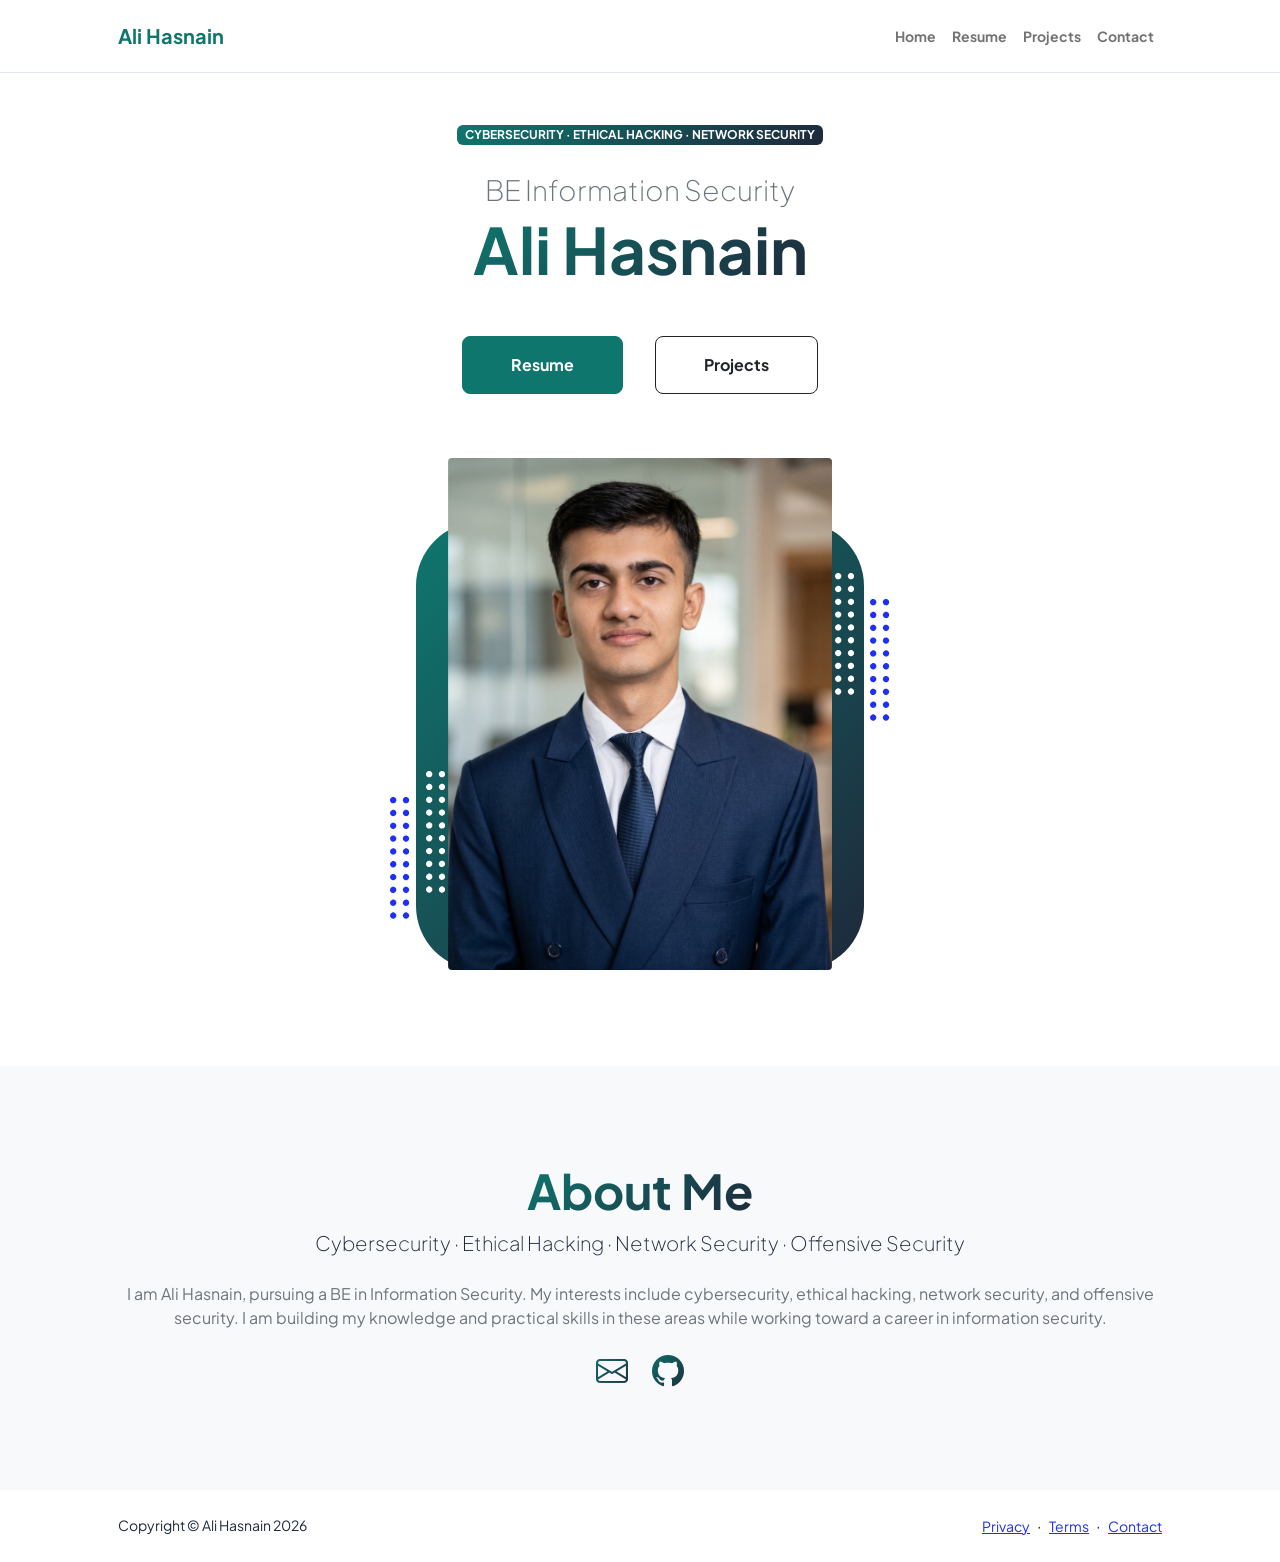
<file: index.html>
<!DOCTYPE html>
<html lang="en">
    <head>
        <meta charset="utf-8" />
        <meta name="viewport" content="width=device-width, initial-scale=1, shrink-to-fit=no" />
        <meta name="description" content="Ali Hasnain — Information Security student portfolio focused on cybersecurity and ethical hacking." />
        <meta name="author" content="Ali Hasnain" />
        <title>Ali Hasnain | Cybersecurity Portfolio</title>
        <!-- Favicon-->
        <link rel="icon" type="image/x-icon" href="assets/favicon.ico" />
        <!-- Custom Google font-->
        <link rel="preconnect" href="https://fonts.googleapis.com" />
        <link rel="preconnect" href="https://fonts.gstatic.com" crossorigin />
        <link href="https://fonts.googleapis.com/css2?family=Plus+Jakarta+Sans:wght@100;200;300;400;500;600;700;800;900&amp;display=swap" rel="stylesheet" />
        <!-- Bootstrap icons-->
        <link href="https://cdn.jsdelivr.net/npm/bootstrap-icons@1.8.1/font/bootstrap-icons.css" rel="stylesheet" />
        <!-- Core theme CSS (includes Bootstrap)-->
        <link href="css/styles.css" rel="stylesheet" />
    </head>
    <body class="d-flex flex-column h-100">
        <main class="flex-shrink-0">
            <!-- Navigation-->
            <nav class="navbar navbar-expand-lg navbar-light bg-white py-3">
                <div class="container px-5">
                    <a class="navbar-brand" href="index.html"><span class="fw-bolder text-primary">Ali Hasnain</span></a>
                    <button class="navbar-toggler" type="button" data-bs-toggle="collapse" data-bs-target="#navbarSupportedContent" aria-controls="navbarSupportedContent" aria-expanded="false" aria-label="Toggle navigation"><span class="navbar-toggler-icon"></span></button>
                    <div class="collapse navbar-collapse" id="navbarSupportedContent">
                        <ul class="navbar-nav ms-auto mb-2 mb-lg-0 small fw-bolder">
                            <li class="nav-item"><a class="nav-link" href="index.html">Home</a></li>
                            <li class="nav-item"><a class="nav-link" href="resume.html">Resume</a></li>
                            <li class="nav-item"><a class="nav-link" href="projects.html">Projects</a></li>
                            <li class="nav-item"><a class="nav-link" href="contact.html">Contact</a></li>
                        </ul>
                    </div>
                </div>
            </nav>
            <!-- Header-->
            <header class="py-5">
                <div class="container px-5 pb-5">
                    <div class="row gx-5 align-items-center">
                        <div class="col-xxl-5">
                            <!-- Header text content-->
                            <div class="text-center text-xxl-start">
                                <div class="badge bg-gradient-primary-to-secondary text-white mb-4"><div class="text-uppercase">Cybersecurity &middot; Ethical Hacking &middot; Network Security</div></div>
                                <div class="fs-3 fw-light text-muted">BE Information Security</div>
                                <h1 class="display-3 fw-bolder mb-5"><span class="text-gradient d-inline">Ali Hasnain</span></h1>
                                <div class="d-grid gap-3 d-sm-flex justify-content-sm-center justify-content-xxl-start mb-3">
                                    <a class="btn btn-primary btn-lg px-5 py-3 me-sm-3 fs-6 fw-bolder" href="resume.html">Resume</a>
                                    <a class="btn btn-outline-dark btn-lg px-5 py-3 fs-6 fw-bolder" href="projects.html">Projects</a>
                                </div>
                            </div>
                        </div>
                        <div class="col-xxl-7">
                            <!-- Header profile picture-->
                            <div class="d-flex justify-content-center mt-5 mt-xxl-0">
                                <div class="profile bg-gradient-primary-to-secondary">
                                    <!-- TIP: For best results, use a photo with a transparent background like the demo example below-->
                                    <!-- Watch a tutorial on how to do this on YouTube (link)-->
                                    <img class="profile-img" src="assets/profile.jpg" alt="Portrait of Ali Hasnain" />
                                    <div class="dots-1">
                                        <!-- SVG Dots-->
                                        <svg version="1.1" xmlns="http://www.w3.org/2000/svg" xmlns:xlink="http://www.w3.org/1999/xlink" x="0px" y="0px" viewBox="0 0 191.6 1215.4" style="enable-background: new 0 0 191.6 1215.4" xml:space="preserve">
                                            <g transform="translate(0.000000,1280.000000) scale(0.100000,-0.100000)">
                                                <path d="M227.7,12788.6c-105-35-200-141-222-248c-43-206,163-412,369-369c155,32,275,190,260,339c-11,105-90,213-190,262        C383.7,12801.6,289.7,12808.6,227.7,12788.6z"></path>
                                                <path d="M1507.7,12788.6c-151-50-253-216-222-362c25-119,136-230,254-255c194-41,395,142,375,339c-11,105-90,213-190,262        C1663.7,12801.6,1569.7,12808.6,1507.7,12788.6z"></path>
                                                <path d="M227.7,11508.6c-105-35-200-141-222-248c-43-206,163-412,369-369c155,32,275,190,260,339c-11,105-90,213-190,262        C383.7,11521.6,289.7,11528.6,227.7,11508.6z"></path>
                                                <path d="M1507.7,11508.6c-151-50-253-216-222-362c25-119,136-230,254-255c194-41,395,142,375,339c-11,105-90,213-190,262        C1663.7,11521.6,1569.7,11528.6,1507.7,11508.6z"></path>
                                                <path d="M227.7,10228.6c-105-35-200-141-222-248c-43-206,163-412,369-369c155,32,275,190,260,339c-11,105-90,213-190,262        C383.7,10241.6,289.7,10248.6,227.7,10228.6z"></path>
                                                <path d="M1507.7,10228.6c-105-35-200-141-222-248c-43-206,163-412,369-369c155,32,275,190,260,339c-11,105-90,213-190,262        C1663.7,10241.6,1569.7,10248.6,1507.7,10228.6z"></path>
                                                <path d="M227.7,8948.6c-105-35-200-141-222-248c-43-206,163-412,369-369c155,32,275,190,260,339c-11,105-90,213-190,262        C383.7,8961.6,289.7,8968.6,227.7,8948.6z"></path>
                                                <path d="M1507.7,8948.6c-105-35-200-141-222-248c-43-206,163-412,369-369c155,32,275,190,260,339c-11,105-90,213-190,262        C1663.7,8961.6,1569.7,8968.6,1507.7,8948.6z"></path>
                                                <path d="M227.7,7668.6c-105-35-200-141-222-248c-43-206,163-412,369-369c155,32,275,190,260,339c-11,105-90,213-190,262        C383.7,7681.6,289.7,7688.6,227.7,7668.6z"></path>
                                                <path d="M1507.7,7668.6c-105-35-200-141-222-248c-43-206,163-412,369-369c155,32,275,190,260,339c-11,105-90,213-190,262        C1663.7,7681.6,1569.7,7688.6,1507.7,7668.6z"></path>
                                                <path d="M227.7,6388.6c-105-35-200-141-222-248c-43-206,163-412,369-369c155,32,275,190,260,339c-11,105-90,213-190,262        C383.7,6401.6,289.7,6408.6,227.7,6388.6z"></path>
                                                <path d="M1507.7,6388.6c-105-35-200-141-222-248c-43-206,163-412,369-369c155,32,275,190,260,339c-11,105-90,213-190,262        C1663.7,6401.6,1569.7,6408.6,1507.7,6388.6z"></path>
                                                <path d="M227.7,5108.6c-105-35-200-141-222-248c-43-206,163-412,369-369c155,32,275,190,260,339c-11,105-90,213-190,262        C383.7,5121.6,289.7,5128.6,227.7,5108.6z"></path>
                                                <path d="M1507.7,5108.6c-105-35-200-141-222-248c-43-206,163-412,369-369c155,32,275,190,260,339c-11,105-90,213-190,262        C1663.7,5121.6,1569.7,5128.6,1507.7,5108.6z"></path>
                                                <path d="M227.7,3828.6c-105-35-200-141-222-248c-43-206,163-412,369-369c155,32,275,190,260,339c-11,105-90,213-190,262        C383.7,3841.6,289.7,3848.6,227.7,3828.6z"></path>
                                                <path d="M1507.7,3828.6c-105-35-200-141-222-248c-43-206,163-412,369-369c155,32,275,190,260,339c-11,105-90,213-190,262        C1663.7,3841.6,1569.7,3848.6,1507.7,3828.6z"></path>
                                                <path d="M227.7,2548.6c-105-35-200-141-222-248c-43-206,163-412,369-369c155,32,275,190,260,339c-11,105-90,213-190,262        C383.7,2561.6,289.7,2568.6,227.7,2548.6z"></path>
                                                <path d="M1507.7,2548.6c-105-35-200-141-222-248c-43-206,163-412,369-369c155,32,275,190,260,339c-11,105-90,213-190,262        C1663.7,2561.6,1569.7,2568.6,1507.7,2548.6z"></path>
                                                <path d="M227.7,1268.6c-105-35-200-141-222-248c-43-206,163-412,369-369c155,32,275,190,260,339c-11,105-90,213-190,262        C383.7,1281.6,289.7,1288.6,227.7,1268.6z"></path>
                                                <path d="M1507.7,1268.6c-105-35-200-141-222-248c-43-206,163-412,369-369c155,32,275,190,260,339c-11,105-90,213-190,262        C1663.7,1281.6,1569.7,1288.6,1507.7,1268.6z"></path>
                                            </g>
                                        </svg>
                                        <!-- END of SVG dots-->
                                    </div>
                                    <div class="dots-2">
                                        <!-- SVG Dots-->
                                        <svg version="1.1" xmlns="http://www.w3.org/2000/svg" xmlns:xlink="http://www.w3.org/1999/xlink" x="0px" y="0px" viewBox="0 0 191.6 1215.4" style="enable-background: new 0 0 191.6 1215.4" xml:space="preserve">
                                            <g transform="translate(0.000000,1280.000000) scale(0.100000,-0.100000)">
                                                <path d="M227.7,12788.6c-105-35-200-141-222-248c-43-206,163-412,369-369c155,32,275,190,260,339c-11,105-90,213-190,262        C383.7,12801.6,289.7,12808.6,227.7,12788.6z"></path>
                                                <path d="M1507.7,12788.6c-151-50-253-216-222-362c25-119,136-230,254-255c194-41,395,142,375,339c-11,105-90,213-190,262        C1663.7,12801.6,1569.7,12808.6,1507.7,12788.6z"></path>
                                                <path d="M227.7,11508.6c-105-35-200-141-222-248c-43-206,163-412,369-369c155,32,275,190,260,339c-11,105-90,213-190,262        C383.7,11521.6,289.7,11528.6,227.7,11508.6z"></path>
                                                <path d="M1507.7,11508.6c-151-50-253-216-222-362c25-119,136-230,254-255c194-41,395,142,375,339c-11,105-90,213-190,262        C1663.7,11521.6,1569.7,11528.6,1507.7,11508.6z"></path>
                                                <path d="M227.7,10228.6c-105-35-200-141-222-248c-43-206,163-412,369-369c155,32,275,190,260,339c-11,105-90,213-190,262        C383.7,10241.6,289.7,10248.6,227.7,10228.6z"></path>
                                                <path d="M1507.7,10228.6c-105-35-200-141-222-248c-43-206,163-412,369-369c155,32,275,190,260,339c-11,105-90,213-190,262        C1663.7,10241.6,1569.7,10248.6,1507.7,10228.6z"></path>
                                                <path d="M227.7,8948.6c-105-35-200-141-222-248c-43-206,163-412,369-369c155,32,275,190,260,339c-11,105-90,213-190,262        C383.7,8961.6,289.7,8968.6,227.7,8948.6z"></path>
                                                <path d="M1507.7,8948.6c-105-35-200-141-222-248c-43-206,163-412,369-369c155,32,275,190,260,339c-11,105-90,213-190,262        C1663.7,8961.6,1569.7,8968.6,1507.7,8948.6z"></path>
                                                <path d="M227.7,7668.6c-105-35-200-141-222-248c-43-206,163-412,369-369c155,32,275,190,260,339c-11,105-90,213-190,262        C383.7,7681.6,289.7,7688.6,227.7,7668.6z"></path>
                                                <path d="M1507.7,7668.6c-105-35-200-141-222-248c-43-206,163-412,369-369c155,32,275,190,260,339c-11,105-90,213-190,262        C1663.7,7681.6,1569.7,7688.6,1507.7,7668.6z"></path>
                                                <path d="M227.7,6388.6c-105-35-200-141-222-248c-43-206,163-412,369-369c155,32,275,190,260,339c-11,105-90,213-190,262        C383.7,6401.6,289.7,6408.6,227.7,6388.6z"></path>
                                                <path d="M1507.7,6388.6c-105-35-200-141-222-248c-43-206,163-412,369-369c155,32,275,190,260,339c-11,105-90,213-190,262        C1663.7,6401.6,1569.7,6408.6,1507.7,6388.6z"></path>
                                                <path d="M227.7,5108.6c-105-35-200-141-222-248c-43-206,163-412,369-369c155,32,275,190,260,339c-11,105-90,213-190,262        C383.7,5121.6,289.7,5128.6,227.7,5108.6z"></path>
                                                <path d="M1507.7,5108.6c-105-35-200-141-222-248c-43-206,163-412,369-369c155,32,275,190,260,339c-11,105-90,213-190,262        C1663.7,5121.6,1569.7,5128.6,1507.7,5108.6z"></path>
                                                <path d="M227.7,3828.6c-105-35-200-141-222-248c-43-206,163-412,369-369c155,32,275,190,260,339c-11,105-90,213-190,262        C383.7,3841.6,289.7,3848.6,227.7,3828.6z"></path>
                                                <path d="M1507.7,3828.6c-105-35-200-141-222-248c-43-206,163-412,369-369c155,32,275,190,260,339c-11,105-90,213-190,262        C1663.7,3841.6,1569.7,3848.6,1507.7,3828.6z"></path>
                                                <path d="M227.7,2548.6c-105-35-200-141-222-248c-43-206,163-412,369-369c155,32,275,190,260,339c-11,105-90,213-190,262        C383.7,2561.6,289.7,2568.6,227.7,2548.6z"></path>
                                                <path d="M1507.7,2548.6c-105-35-200-141-222-248c-43-206,163-412,369-369c155,32,275,190,260,339c-11,105-90,213-190,262        C1663.7,2561.6,1569.7,2568.6,1507.7,2548.6z"></path>
                                                <path d="M227.7,1268.6c-105-35-200-141-222-248c-43-206,163-412,369-369c155,32,275,190,260,339c-11,105-90,213-190,262        C383.7,1281.6,289.7,1288.6,227.7,1268.6z"></path>
                                                <path d="M1507.7,1268.6c-105-35-200-141-222-248c-43-206,163-412,369-369c155,32,275,190,260,339c-11,105-90,213-190,262        C1663.7,1281.6,1569.7,1288.6,1507.7,1268.6z"></path>
                                            </g>
                                        </svg>
                                        <!-- END of SVG dots-->
                                    </div>
                                    <div class="dots-3">
                                        <!-- SVG Dots-->
                                        <svg version="1.1" xmlns="http://www.w3.org/2000/svg" xmlns:xlink="http://www.w3.org/1999/xlink" x="0px" y="0px" viewBox="0 0 191.6 1215.4" style="enable-background: new 0 0 191.6 1215.4" xml:space="preserve">
                                            <g transform="translate(0.000000,1280.000000) scale(0.100000,-0.100000)">
                                                <path d="M227.7,12788.6c-105-35-200-141-222-248c-43-206,163-412,369-369c155,32,275,190,260,339c-11,105-90,213-190,262        C383.7,12801.6,289.7,12808.6,227.7,12788.6z"></path>
                                                <path d="M1507.7,12788.6c-151-50-253-216-222-362c25-119,136-230,254-255c194-41,395,142,375,339c-11,105-90,213-190,262        C1663.7,12801.6,1569.7,12808.6,1507.7,12788.6z"></path>
                                                <path d="M227.7,11508.6c-105-35-200-141-222-248c-43-206,163-412,369-369c155,32,275,190,260,339c-11,105-90,213-190,262        C383.7,11521.6,289.7,11528.6,227.7,11508.6z"></path>
                                                <path d="M1507.7,11508.6c-151-50-253-216-222-362c25-119,136-230,254-255c194-41,395,142,375,339c-11,105-90,213-190,262        C1663.7,11521.6,1569.7,11528.6,1507.7,11508.6z"></path>
                                                <path d="M227.7,10228.6c-105-35-200-141-222-248c-43-206,163-412,369-369c155,32,275,190,260,339c-11,105-90,213-190,262        C383.7,10241.6,289.7,10248.6,227.7,10228.6z"></path>
                                                <path d="M1507.7,10228.6c-105-35-200-141-222-248c-43-206,163-412,369-369c155,32,275,190,260,339c-11,105-90,213-190,262        C1663.7,10241.6,1569.7,10248.6,1507.7,10228.6z"></path>
                                                <path d="M227.7,8948.6c-105-35-200-141-222-248c-43-206,163-412,369-369c155,32,275,190,260,339c-11,105-90,213-190,262        C383.7,8961.6,289.7,8968.6,227.7,8948.6z"></path>
                                                <path d="M1507.7,8948.6c-105-35-200-141-222-248c-43-206,163-412,369-369c155,32,275,190,260,339c-11,105-90,213-190,262        C1663.7,8961.6,1569.7,8968.6,1507.7,8948.6z"></path>
                                                <path d="M227.7,7668.6c-105-35-200-141-222-248c-43-206,163-412,369-369c155,32,275,190,260,339c-11,105-90,213-190,262        C383.7,7681.6,289.7,7688.6,227.7,7668.6z"></path>
                                                <path d="M1507.7,7668.6c-105-35-200-141-222-248c-43-206,163-412,369-369c155,32,275,190,260,339c-11,105-90,213-190,262        C1663.7,7681.6,1569.7,7688.6,1507.7,7668.6z"></path>
                                                <path d="M227.7,6388.6c-105-35-200-141-222-248c-43-206,163-412,369-369c155,32,275,190,260,339c-11,105-90,213-190,262        C383.7,6401.6,289.7,6408.6,227.7,6388.6z"></path>
                                                <path d="M1507.7,6388.6c-105-35-200-141-222-248c-43-206,163-412,369-369c155,32,275,190,260,339c-11,105-90,213-190,262        C1663.7,6401.6,1569.7,6408.6,1507.7,6388.6z"></path>
                                                <path d="M227.7,5108.6c-105-35-200-141-222-248c-43-206,163-412,369-369c155,32,275,190,260,339c-11,105-90,213-190,262        C383.7,5121.6,289.7,5128.6,227.7,5108.6z"></path>
                                                <path d="M1507.7,5108.6c-105-35-200-141-222-248c-43-206,163-412,369-369c155,32,275,190,260,339c-11,105-90,213-190,262        C1663.7,5121.6,1569.7,5128.6,1507.7,5108.6z"></path>
                                                <path d="M227.7,3828.6c-105-35-200-141-222-248c-43-206,163-412,369-369c155,32,275,190,260,339c-11,105-90,213-190,262        C383.7,3841.6,289.7,3848.6,227.7,3828.6z"></path>
                                                <path d="M1507.7,3828.6c-105-35-200-141-222-248c-43-206,163-412,369-369c155,32,275,190,260,339c-11,105-90,213-190,262        C1663.7,3841.6,1569.7,3848.6,1507.7,3828.6z"></path>
                                                <path d="M227.7,2548.6c-105-35-200-141-222-248c-43-206,163-412,369-369c155,32,275,190,260,339c-11,105-90,213-190,262        C383.7,2561.6,289.7,2568.6,227.7,2548.6z"></path>
                                                <path d="M1507.7,2548.6c-105-35-200-141-222-248c-43-206,163-412,369-369c155,32,275,190,260,339c-11,105-90,213-190,262        C1663.7,2561.6,1569.7,2568.6,1507.7,2548.6z"></path>
                                                <path d="M227.7,1268.6c-105-35-200-141-222-248c-43-206,163-412,369-369c155,32,275,190,260,339c-11,105-90,213-190,262        C383.7,1281.6,289.7,1288.6,227.7,1268.6z"></path>
                                                <path d="M1507.7,1268.6c-105-35-200-141-222-248c-43-206,163-412,369-369c155,32,275,190,260,339c-11,105-90,213-190,262        C1663.7,1281.6,1569.7,1288.6,1507.7,1268.6z"></path>
                                            </g>
                                        </svg>
                                        <!-- END of SVG dots-->
                                    </div>
                                    <div class="dots-4">
                                        <!-- SVG Dots-->
                                        <svg version="1.1" xmlns="http://www.w3.org/2000/svg" xmlns:xlink="http://www.w3.org/1999/xlink" x="0px" y="0px" viewBox="0 0 191.6 1215.4" style="enable-background: new 0 0 191.6 1215.4" xml:space="preserve">
                                            <g transform="translate(0.000000,1280.000000) scale(0.100000,-0.100000)">
                                                <path d="M227.7,12788.6c-105-35-200-141-222-248c-43-206,163-412,369-369c155,32,275,190,260,339c-11,105-90,213-190,262        C383.7,12801.6,289.7,12808.6,227.7,12788.6z"></path>
                                                <path d="M1507.7,12788.6c-151-50-253-216-222-362c25-119,136-230,254-255c194-41,395,142,375,339c-11,105-90,213-190,262        C1663.7,12801.6,1569.7,12808.6,1507.7,12788.6z"></path>
                                                <path d="M227.7,11508.6c-105-35-200-141-222-248c-43-206,163-412,369-369c155,32,275,190,260,339c-11,105-90,213-190,262        C383.7,11521.6,289.7,11528.6,227.7,11508.6z"></path>
                                                <path d="M1507.7,11508.6c-151-50-253-216-222-362c25-119,136-230,254-255c194-41,395,142,375,339c-11,105-90,213-190,262        C1663.7,11521.6,1569.7,11528.6,1507.7,11508.6z"></path>
                                                <path d="M227.7,10228.6c-105-35-200-141-222-248c-43-206,163-412,369-369c155,32,275,190,260,339c-11,105-90,213-190,262        C383.7,10241.6,289.7,10248.6,227.7,10228.6z"></path>
                                                <path d="M1507.7,10228.6c-105-35-200-141-222-248c-43-206,163-412,369-369c155,32,275,190,260,339c-11,105-90,213-190,262        C1663.7,10241.6,1569.7,10248.6,1507.7,10228.6z"></path>
                                                <path d="M227.7,8948.6c-105-35-200-141-222-248c-43-206,163-412,369-369c155,32,275,190,260,339c-11,105-90,213-190,262        C383.7,8961.6,289.7,8968.6,227.7,8948.6z"></path>
                                                <path d="M1507.7,8948.6c-105-35-200-141-222-248c-43-206,163-412,369-369c155,32,275,190,260,339c-11,105-90,213-190,262        C1663.7,8961.6,1569.7,8968.6,1507.7,8948.6z"></path>
                                                <path d="M227.7,7668.6c-105-35-200-141-222-248c-43-206,163-412,369-369c155,32,275,190,260,339c-11,105-90,213-190,262        C383.7,7681.6,289.7,7688.6,227.7,7668.6z"></path>
                                                <path d="M1507.7,7668.6c-105-35-200-141-222-248c-43-206,163-412,369-369c155,32,275,190,260,339c-11,105-90,213-190,262        C1663.7,7681.6,1569.7,7688.6,1507.7,7668.6z"></path>
                                                <path d="M227.7,6388.6c-105-35-200-141-222-248c-43-206,163-412,369-369c155,32,275,190,260,339c-11,105-90,213-190,262        C383.7,6401.6,289.7,6408.6,227.7,6388.6z"></path>
                                                <path d="M1507.7,6388.6c-105-35-200-141-222-248c-43-206,163-412,369-369c155,32,275,190,260,339c-11,105-90,213-190,262        C1663.7,6401.6,1569.7,6408.6,1507.7,6388.6z"></path>
                                                <path d="M227.7,5108.6c-105-35-200-141-222-248c-43-206,163-412,369-369c155,32,275,190,260,339c-11,105-90,213-190,262        C383.7,5121.6,289.7,5128.6,227.7,5108.6z"></path>
                                                <path d="M1507.7,5108.6c-105-35-200-141-222-248c-43-206,163-412,369-369c155,32,275,190,260,339c-11,105-90,213-190,262        C1663.7,5121.6,1569.7,5128.6,1507.7,5108.6z"></path>
                                                <path d="M227.7,3828.6c-105-35-200-141-222-248c-43-206,163-412,369-369c155,32,275,190,260,339c-11,105-90,213-190,262        C383.7,3841.6,289.7,3848.6,227.7,3828.6z"></path>
                                                <path d="M1507.7,3828.6c-105-35-200-141-222-248c-43-206,163-412,369-369c155,32,275,190,260,339c-11,105-90,213-190,262        C1663.7,3841.6,1569.7,3848.6,1507.7,3828.6z"></path>
                                                <path d="M227.7,2548.6c-105-35-200-141-222-248c-43-206,163-412,369-369c155,32,275,190,260,339c-11,105-90,213-190,262        C383.7,2561.6,289.7,2568.6,227.7,2548.6z"></path>
                                                <path d="M1507.7,2548.6c-105-35-200-141-222-248c-43-206,163-412,369-369c155,32,275,190,260,339c-11,105-90,213-190,262        C1663.7,2561.6,1569.7,2568.6,1507.7,2548.6z"></path>
                                                <path d="M227.7,1268.6c-105-35-200-141-222-248c-43-206,163-412,369-369c155,32,275,190,260,339c-11,105-90,213-190,262        C383.7,1281.6,289.7,1288.6,227.7,1268.6z"></path>
                                                <path d="M1507.7,1268.6c-105-35-200-141-222-248c-43-206,163-412,369-369c155,32,275,190,260,339c-11,105-90,213-190,262        C1663.7,1281.6,1569.7,1288.6,1507.7,1268.6z"></path>
                                            </g>
                                        </svg>
                                        <!-- END of SVG dots-->
                                    </div>
                                </div>
                            </div>
                        </div>
                    </div>
                </div>
            </header>
            <!-- About Section-->
            <section class="bg-light py-5">
                <div class="container px-5">
                    <div class="row gx-5 justify-content-center">
                        <div class="col-xxl-8">
                            <div class="text-center my-5">
                                <h2 class="display-5 fw-bolder"><span class="text-gradient d-inline">About Me</span></h2>
                                <p class="lead fw-light mb-4">Cybersecurity · Ethical Hacking · Network Security · Offensive Security</p>
                                <p class="text-muted">I am Ali Hasnain, pursuing a BE in Information Security. My interests include cybersecurity, ethical hacking, network security, and offensive security. I am building my knowledge and practical skills in these areas while working toward a career in information security.</p>
                                <div class="d-flex justify-content-center fs-2 gap-4">
                                    <a class="text-gradient" href="contact.html" aria-label="Contact Ali Hasnain"><i class="bi bi-envelope"></i></a>
                                    <a class="text-gradient" href="https://github.com/alihasnain512" target="_blank" rel="noopener noreferrer" aria-label="GitHub profile"><i class="bi bi-github"></i></a>
                                </div>
                            </div>
                        </div>
                    </div>
                </div>
            </section>
        </main>
        <!-- Footer-->
        <footer class="bg-white py-4 mt-auto">
            <div class="container px-5">
                <div class="row align-items-center justify-content-between flex-column flex-sm-row">
                    <div class="col-auto"><div class="small m-0">Copyright &copy; Ali Hasnain 2026</div></div>
                    <div class="col-auto">
                        <a class="small" href="#!">Privacy</a>
                        <span class="mx-1">&middot;</span>
                        <a class="small" href="#!">Terms</a>
                        <span class="mx-1">&middot;</span>
                        <a class="small" href="#!">Contact</a>
                    </div>
                </div>
            </div>
        </footer>
        <!-- Bootstrap core JS-->
        <script src="https://cdn.jsdelivr.net/npm/bootstrap@5.2.3/dist/js/bootstrap.bundle.min.js"></script>
        <!-- Core theme JS-->
        <script src="js/scripts.js"></script>
    </body>
</html>
</file>
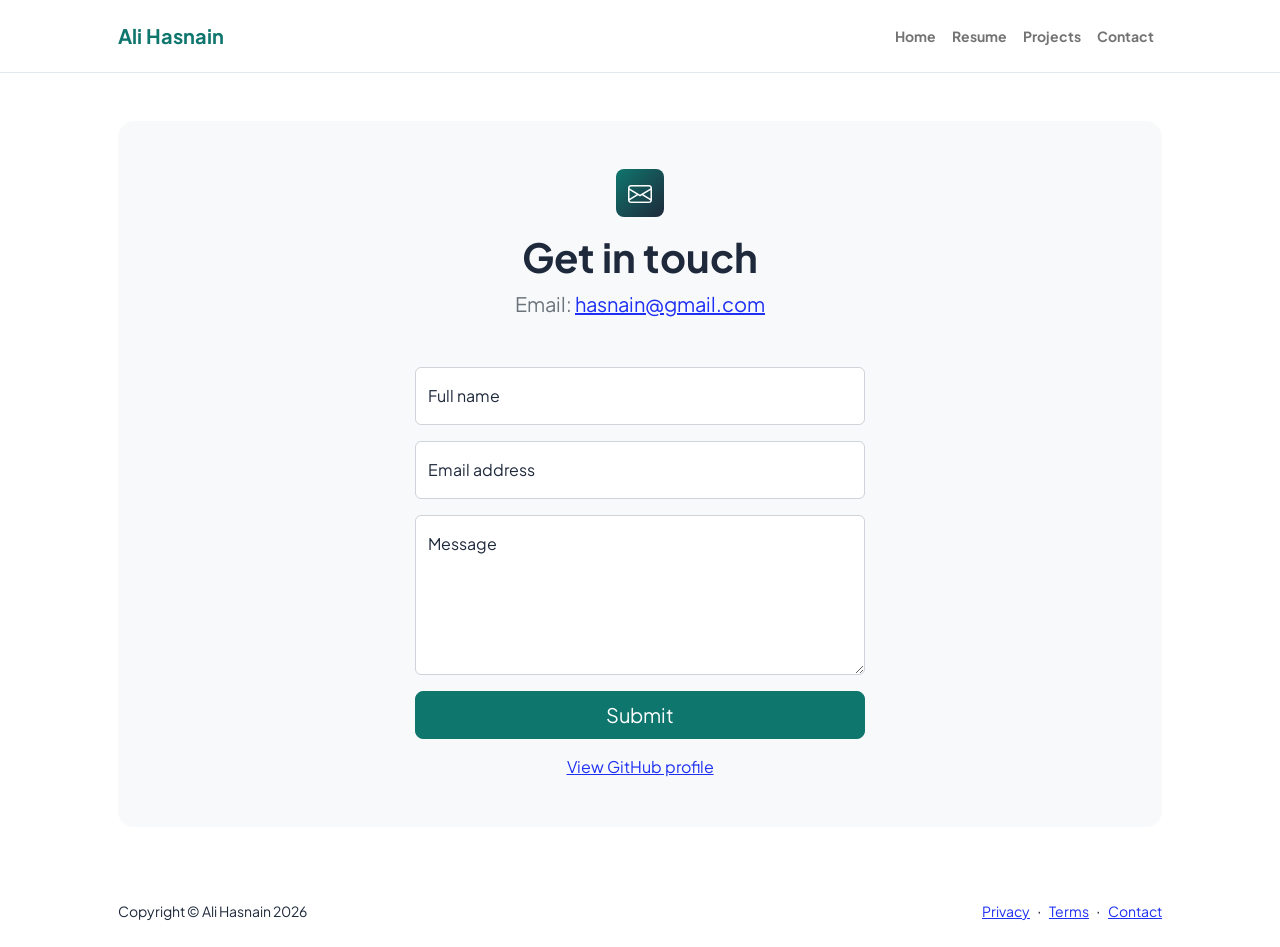
<file: contact.html>
<!DOCTYPE html>
<html lang="en">
    <head>
        <meta charset="utf-8" />
        <meta name="viewport" content="width=device-width, initial-scale=1, shrink-to-fit=no" />
        <meta name="description" content="Contact Ali Hasnain, Information Security student." />
        <meta name="author" content="Ali Hasnain" />
        <title>Contact | Ali Hasnain</title>
        <!-- Favicon-->
        <link rel="icon" type="image/x-icon" href="assets/favicon.ico" />
        <!-- Custom Google font-->
        <link rel="preconnect" href="https://fonts.googleapis.com" />
        <link rel="preconnect" href="https://fonts.gstatic.com" crossorigin />
        <link href="https://fonts.googleapis.com/css2?family=Plus+Jakarta+Sans:wght@100;200;300;400;500;600;700;800;900&amp;display=swap" rel="stylesheet" />
        <!-- Bootstrap icons-->
        <link href="https://cdn.jsdelivr.net/npm/bootstrap-icons@1.8.1/font/bootstrap-icons.css" rel="stylesheet" />
        <!-- Core theme CSS (includes Bootstrap)-->
        <link href="css/styles.css" rel="stylesheet" />
    </head>
    <body class="d-flex flex-column">
        <main class="flex-shrink-0">
            <!-- Navigation-->
            <nav class="navbar navbar-expand-lg navbar-light bg-white py-3">
                <div class="container px-5">
                    <a class="navbar-brand" href="index.html"><span class="fw-bolder text-primary">Ali Hasnain</span></a>
                    <button class="navbar-toggler" type="button" data-bs-toggle="collapse" data-bs-target="#navbarSupportedContent" aria-controls="navbarSupportedContent" aria-expanded="false" aria-label="Toggle navigation"><span class="navbar-toggler-icon"></span></button>
                    <div class="collapse navbar-collapse" id="navbarSupportedContent">
                        <ul class="navbar-nav ms-auto mb-2 mb-lg-0 small fw-bolder">
                            <li class="nav-item"><a class="nav-link" href="index.html">Home</a></li>
                            <li class="nav-item"><a class="nav-link" href="resume.html">Resume</a></li>
                            <li class="nav-item"><a class="nav-link" href="projects.html">Projects</a></li>
                            <li class="nav-item"><a class="nav-link" href="contact.html">Contact</a></li>
                        </ul>
                    </div>
                </div>
            </nav>
            <!-- Page content-->
            <section class="py-5">
                <div class="container px-5">
                    <!-- Contact form-->
                    <div class="bg-light rounded-4 py-5 px-4 px-md-5">
                        <div class="text-center mb-5">
                            <div class="feature bg-primary bg-gradient-primary-to-secondary text-white rounded-3 mb-3"><i class="bi bi-envelope"></i></div>
                            <h1 class="fw-bolder">Get in touch</h1>
                            <p class="lead fw-normal text-muted mb-0">Email: <a href="mailto:hasnain@gmail.com">hasnain@gmail.com</a></p>
                        </div>
                        <div class="row gx-5 justify-content-center">
                            <div class="col-lg-8 col-xl-6">
                                <form id="contactForm" action="mailto:hasnain@gmail.com" method="post" enctype="text/plain">
                                    <!-- Name input-->
                                    <div class="form-floating mb-3">
                                        <input class="form-control" id="name" type="text" placeholder="Enter your name..." data-sb-validations="required" />
                                        <label for="name">Full name</label>
                                        <div class="invalid-feedback" data-sb-feedback="name:required">A name is required.</div>
                                    </div>
                                    <!-- Email address input-->
                                    <div class="form-floating mb-3">
                                        <input class="form-control" id="email" type="email" placeholder="name@example.com" data-sb-validations="required,email" />
                                        <label for="email">Email address</label>
                                        <div class="invalid-feedback" data-sb-feedback="email:required">An email is required.</div>
                                        <div class="invalid-feedback" data-sb-feedback="email:email">Email is not valid.</div>
                                    </div>
                                    <!-- Message input-->
                                    <div class="form-floating mb-3">
                                        <textarea class="form-control" id="message" type="text" placeholder="Enter your message here..." style="height: 10rem" data-sb-validations="required"></textarea>
                                        <label for="message">Message</label>
                                        <div class="invalid-feedback" data-sb-feedback="message:required">A message is required.</div>
                                    </div>
                                    <!-- Submit Button-->
                                    <div class="d-grid"><button class="btn btn-primary btn-lg" id="submitButton" type="submit">Submit</button></div>
                                    <p class="text-center mt-3 mb-0"><a href="https://github.com/alihasnain512" target="_blank" rel="noopener noreferrer">View GitHub profile</a></p>
                                </form>
                            </div>
                        </div>
                    </div>
                </div>
            </section>
        </main>
        <!-- Footer-->
        <footer class="bg-white py-4 mt-auto">
            <div class="container px-5">
                <div class="row align-items-center justify-content-between flex-column flex-sm-row">
                    <div class="col-auto"><div class="small m-0">Copyright &copy; Ali Hasnain 2026</div></div>
                    <div class="col-auto">
                        <a class="small" href="#!">Privacy</a>
                        <span class="mx-1">&middot;</span>
                        <a class="small" href="#!">Terms</a>
                        <span class="mx-1">&middot;</span>
                        <a class="small" href="#!">Contact</a>
                    </div>
                </div>
            </div>
        </footer>
        <!-- Bootstrap core JS-->
        <script src="https://cdn.jsdelivr.net/npm/bootstrap@5.2.3/dist/js/bootstrap.bundle.min.js"></script>
        <!-- Core theme JS-->
        <script src="js/scripts.js"></script>
    </body>
</html>
</file>
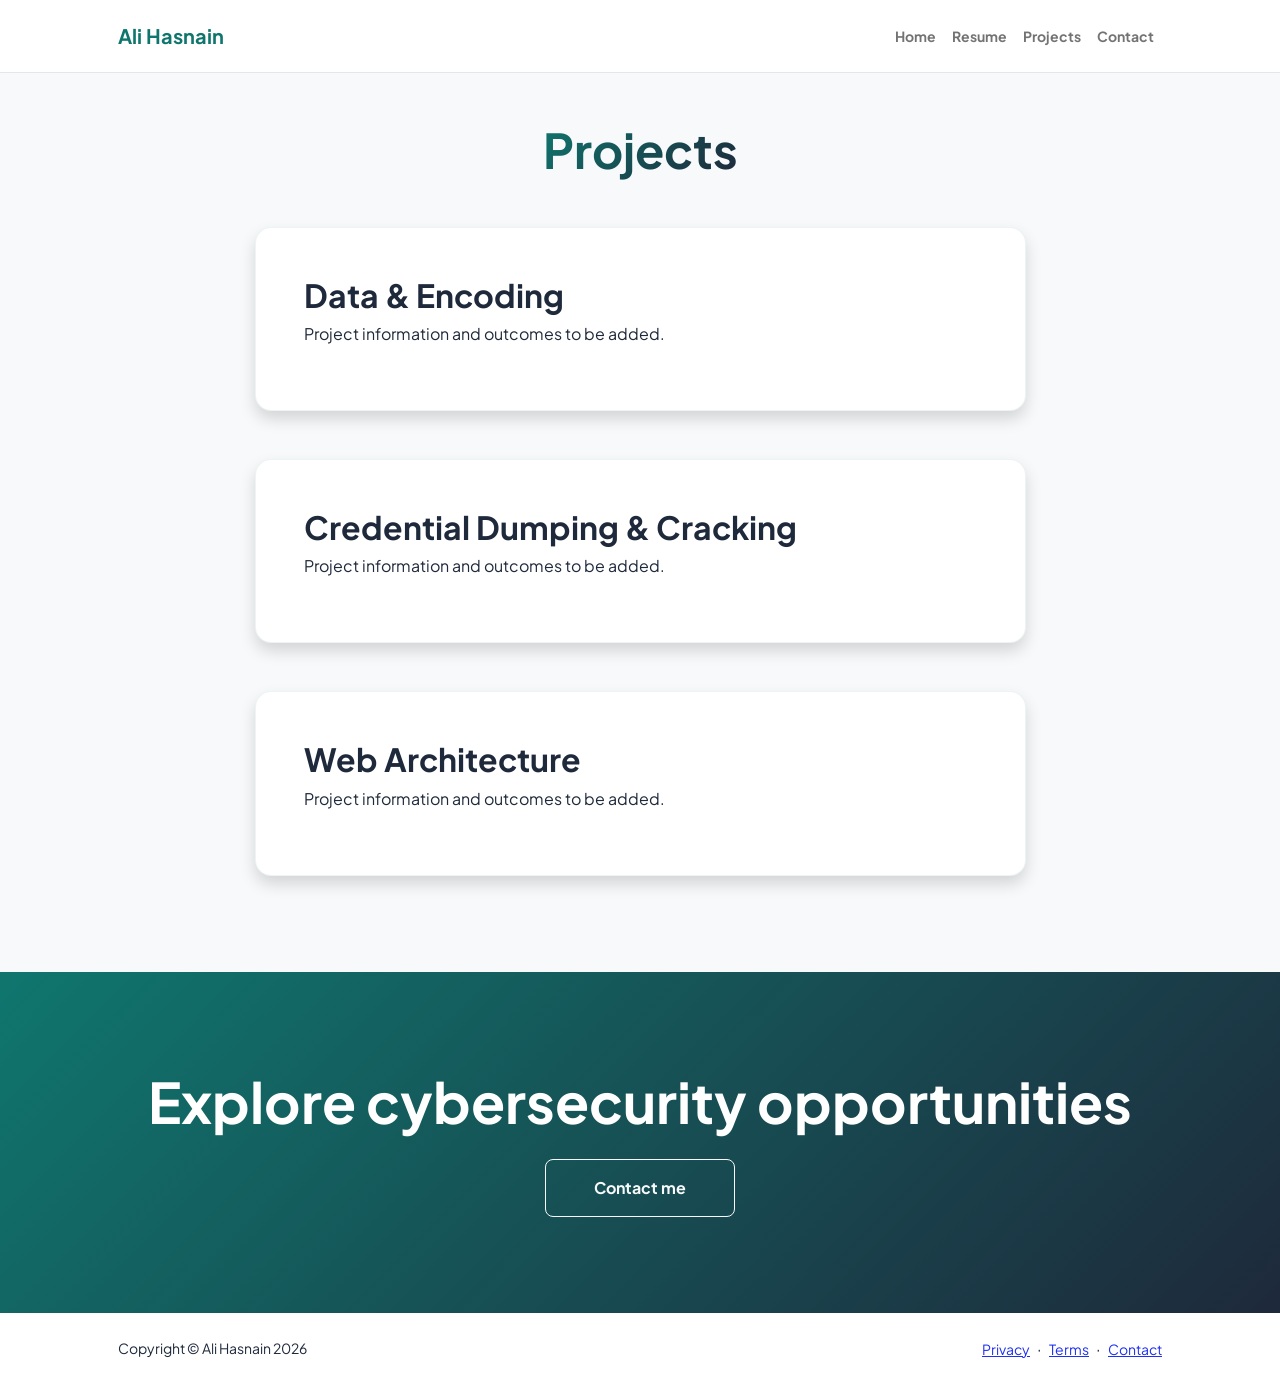
<file: projects.html>
<!DOCTYPE html>
<html lang="en">
    <head>
        <meta charset="utf-8" />
        <meta name="viewport" content="width=device-width, initial-scale=1, shrink-to-fit=no" />
        <meta name="description" content="Cybersecurity projects and university labs completed by Ali Hasnain." />
        <meta name="author" content="Ali Hasnain" />
        <title>Projects | Ali Hasnain</title>
        <!-- Favicon-->
        <link rel="icon" type="image/x-icon" href="assets/favicon.ico" />
        <!-- Custom Google font-->
        <link rel="preconnect" href="https://fonts.googleapis.com" />
        <link rel="preconnect" href="https://fonts.gstatic.com" crossorigin />
        <link href="https://fonts.googleapis.com/css2?family=Plus+Jakarta+Sans:wght@100;200;300;400;500;600;700;800;900&amp;display=swap" rel="stylesheet" />
        <!-- Bootstrap icons-->
        <link href="https://cdn.jsdelivr.net/npm/bootstrap-icons@1.8.1/font/bootstrap-icons.css" rel="stylesheet" />
        <!-- Core theme CSS (includes Bootstrap)-->
        <link href="css/styles.css" rel="stylesheet" />
    </head>
    <body class="d-flex flex-column h-100 bg-light">
        <main class="flex-shrink-0">
            <!-- Navigation-->
            <nav class="navbar navbar-expand-lg navbar-light bg-white py-3">
                <div class="container px-5">
                    <a class="navbar-brand" href="index.html"><span class="fw-bolder text-primary">Ali Hasnain</span></a>
                    <button class="navbar-toggler" type="button" data-bs-toggle="collapse" data-bs-target="#navbarSupportedContent" aria-controls="navbarSupportedContent" aria-expanded="false" aria-label="Toggle navigation"><span class="navbar-toggler-icon"></span></button>
                    <div class="collapse navbar-collapse" id="navbarSupportedContent">
                        <ul class="navbar-nav ms-auto mb-2 mb-lg-0 small fw-bolder">
                            <li class="nav-item"><a class="nav-link" href="index.html">Home</a></li>
                            <li class="nav-item"><a class="nav-link" href="resume.html">Resume</a></li>
                            <li class="nav-item"><a class="nav-link" href="projects.html">Projects</a></li>
                            <li class="nav-item"><a class="nav-link" href="contact.html">Contact</a></li>
                        </ul>
                    </div>
                </div>
            </nav>
            <!-- Projects Section-->
            <section class="py-5">
                <div class="container px-5 mb-5">
                    <div class="text-center mb-5">
                        <h1 class="display-5 fw-bolder mb-0"><span class="text-gradient d-inline">Projects</span></h1>
                    </div>
                    <div class="row gx-5 justify-content-center">
                        <div class="col-lg-11 col-xl-9 col-xxl-8">
                            <!-- Project Card 1 -->
                            <div class="card overflow-hidden shadow rounded-4 border-0 mb-5">
                                <div class="card-body p-0">
                                    <div class="d-flex align-items-center">
                                        <div class="p-5">
                                            <h2 class="fw-bolder">Data &amp; Encoding</h2>
                                            <p>Project information and outcomes to be added.</p>
                                        </div>
                                    </div>
                                </div>
                            </div>
                            <!-- Project Card 2 -->
                            <div class="card overflow-hidden shadow rounded-4 border-0 mb-5">
                                <div class="card-body p-0">
                                    <div class="d-flex align-items-center">
                                        <div class="p-5">
                                            <h2 class="fw-bolder">Credential Dumping &amp; Cracking</h2>
                                            <p>Project information and outcomes to be added.</p>
                                        </div>
                                    </div>
                                </div>
                            </div>
                            <!-- Project Card 3 -->
                            <div class="card overflow-hidden shadow rounded-4 border-0">
                                <div class="card-body p-0">
                                    <div class="d-flex align-items-center">
                                        <div class="p-5">
                                            <h2 class="fw-bolder">Web Architecture</h2>
                                            <p>Project information and outcomes to be added.</p>
                                        </div>
                                    </div>
                                </div>
                            </div>
                        </div>
                    </div>
                </div>
            </section>
            <!-- Call to action section-->
            <section class="py-5 bg-gradient-primary-to-secondary text-white">
                <div class="container px-5 my-5">
                    <div class="text-center">
                        <h2 class="display-4 fw-bolder mb-4">Explore cybersecurity opportunities</h2>
                        <a class="btn btn-outline-light btn-lg px-5 py-3 fs-6 fw-bolder" href="contact.html">Contact me</a>
                    </div>
                </div>
            </section>
        </main>
        <!-- Footer-->
        <footer class="bg-white py-4 mt-auto">
            <div class="container px-5">
                <div class="row align-items-center justify-content-between flex-column flex-sm-row">
                    <div class="col-auto"><div class="small m-0">Copyright &copy; Ali Hasnain 2026</div></div>
                    <div class="col-auto">
                        <a class="small" href="#!">Privacy</a>
                        <span class="mx-1">&middot;</span>
                        <a class="small" href="#!">Terms</a>
                        <span class="mx-1">&middot;</span>
                        <a class="small" href="#!">Contact</a>
                    </div>
                </div>
            </div>
        </footer>
        <!-- Bootstrap core JS-->
        <script src="https://cdn.jsdelivr.net/npm/bootstrap@5.2.3/dist/js/bootstrap.bundle.min.js"></script>
        <!-- Core theme JS-->
        <script src="js/scripts.js"></script>
    </body>
</html>
</file>
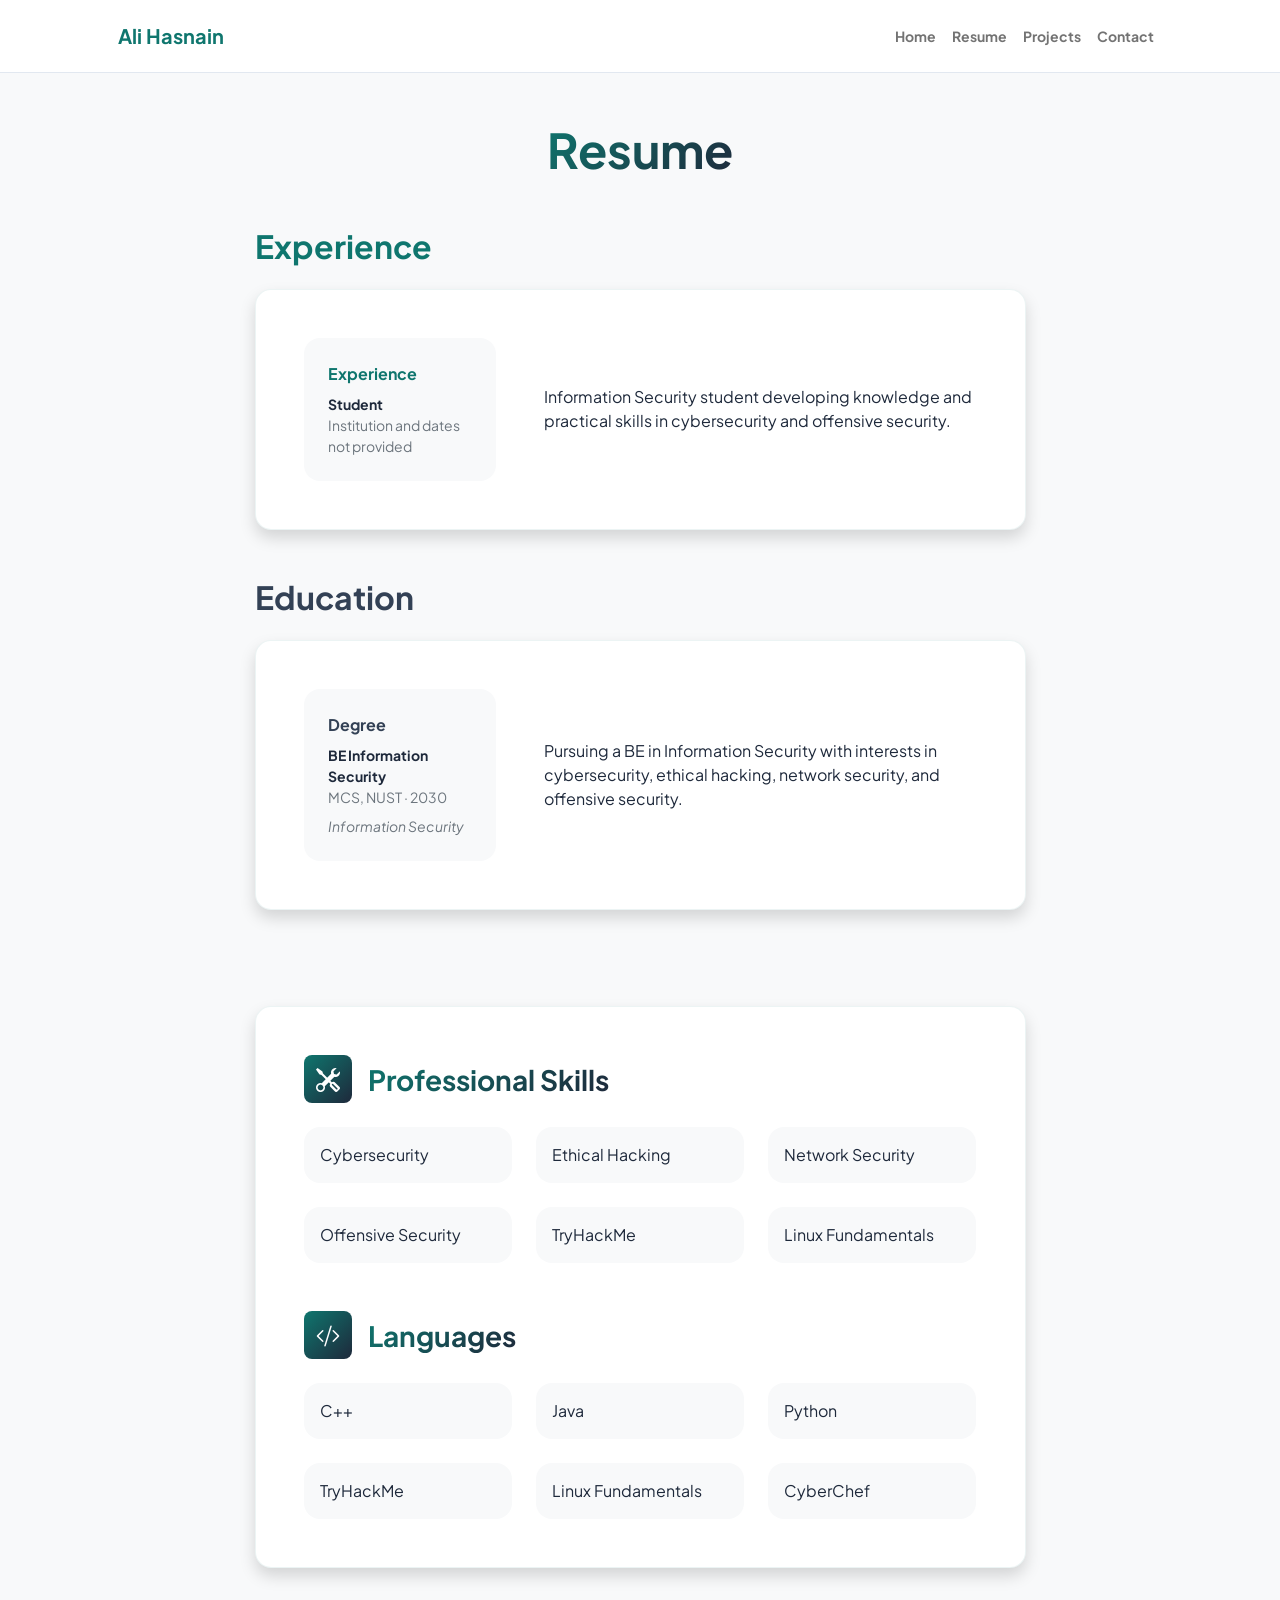
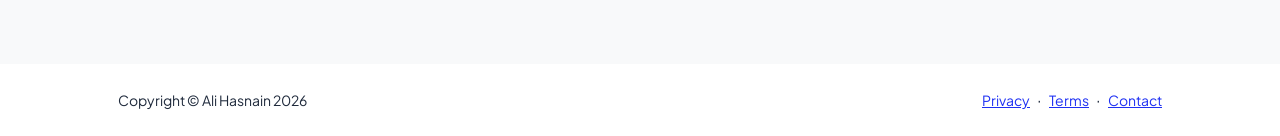
<file: resume.html>
<!DOCTYPE html>
<html lang="en">
    <head>
        <meta charset="utf-8" />
        <meta name="viewport" content="width=device-width, initial-scale=1, shrink-to-fit=no" />
        <meta name="description" content="Ali Hasnain — Information Security student resume and technical skills." />
        <meta name="author" content="Ali Hasnain" />
        <title>Resume | Ali Hasnain</title>
        <!-- Favicon-->
        <link rel="icon" type="image/x-icon" href="assets/favicon.ico" />
        <!-- Custom Google font-->
        <link rel="preconnect" href="https://fonts.googleapis.com" />
        <link rel="preconnect" href="https://fonts.gstatic.com" crossorigin />
        <link href="https://fonts.googleapis.com/css2?family=Plus+Jakarta+Sans:wght@100;200;300;400;500;600;700;800;900&amp;display=swap" rel="stylesheet" />
        <!-- Bootstrap icons-->
        <link href="https://cdn.jsdelivr.net/npm/bootstrap-icons@1.8.1/font/bootstrap-icons.css" rel="stylesheet" />
        <!-- Core theme CSS (includes Bootstrap)-->
        <link href="css/styles.css" rel="stylesheet" />
    </head>
    <body class="d-flex flex-column h-100 bg-light">
        <main class="flex-shrink-0">
            <!-- Navigation-->
            <nav class="navbar navbar-expand-lg navbar-light bg-white py-3">
                <div class="container px-5">
                    <a class="navbar-brand" href="index.html"><span class="fw-bolder text-primary">Ali Hasnain</span></a>
                    <button class="navbar-toggler" type="button" data-bs-toggle="collapse" data-bs-target="#navbarSupportedContent" aria-controls="navbarSupportedContent" aria-expanded="false" aria-label="Toggle navigation"><span class="navbar-toggler-icon"></span></button>
                    <div class="collapse navbar-collapse" id="navbarSupportedContent">
                        <ul class="navbar-nav ms-auto mb-2 mb-lg-0 small fw-bolder">
                            <li class="nav-item"><a class="nav-link" href="index.html">Home</a></li>
                            <li class="nav-item"><a class="nav-link" href="resume.html">Resume</a></li>
                            <li class="nav-item"><a class="nav-link" href="projects.html">Projects</a></li>
                            <li class="nav-item"><a class="nav-link" href="contact.html">Contact</a></li>
                        </ul>
                    </div>
                </div>
            </nav>
            <!-- Page Content-->
            <div class="container px-5 my-5">
                <div class="text-center mb-5">
                    <h1 class="display-5 fw-bolder mb-0"><span class="text-gradient d-inline">Resume</span></h1>
                </div>
                <div class="row gx-5 justify-content-center">
                    <div class="col-lg-11 col-xl-9 col-xxl-8">
                        <!-- Experience Section -->
                        <section>
                            <div class="d-flex align-items-center justify-content-between mb-4">
                                <h2 class="text-primary fw-bolder mb-0">Experience</h2>
                            </div>
                            <!-- Experience Card -->
                            <div class="card shadow border-0 rounded-4 mb-5">
                                <div class="card-body p-5">
                                    <div class="row align-items-center gx-5">
                                        <div class="col text-center text-lg-start mb-4 mb-lg-0">
                                            <div class="bg-light p-4 rounded-4">
                                                <div class="text-primary fw-bolder mb-2">Experience</div>
                                                <div class="small fw-bolder">Student</div>
                                                <div class="small text-muted">Institution and dates not provided</div>
                                            </div>
                                        </div>
                                        <div class="col-lg-8"><div>Information Security student developing knowledge and practical skills in cybersecurity and offensive security.</div></div>
                                    </div>
                                </div>
                            </div>
                        </section>
                        <!-- Education Section-->
                        <section>
                            <h2 class="text-secondary fw-bolder mb-4">Education</h2>
                            <!-- Education Card 1-->
                            <div class="card shadow border-0 rounded-4 mb-5">
                                <div class="card-body p-5">
                                    <div class="row align-items-center gx-5">
                                        <div class="col text-center text-lg-start mb-4 mb-lg-0">
                                            <div class="bg-light p-4 rounded-4">
                                                <div class="text-secondary fw-bolder mb-2">Degree</div>
                                                <div class="mb-2">
                                                    <div class="small fw-bolder">BE Information Security</div>
                                                    <div class="small text-muted">MCS, NUST · 2030</div>
                                                </div>
                                                <div class="fst-italic">
                                                    <div class="small text-muted">Information Security</div>
                                                </div>
                                            </div>
                                        </div>
                                        <div class="col-lg-8"><div>Pursuing a BE in Information Security with interests in cybersecurity, ethical hacking, network security, and offensive security.</div></div>
                                    </div>
                                </div>
                            </div>
                        </section>
                        <!-- Divider-->
                        <div class="pb-5"></div>
                        <!-- Skills Section-->
                        <section>
                            <!-- Skillset Card-->
                            <div class="card shadow border-0 rounded-4 mb-5">
                                <div class="card-body p-5">
                                    <!-- Professional skills list-->
                                    <div class="mb-5">
                                        <div class="d-flex align-items-center mb-4">
                                            <div class="feature bg-primary bg-gradient-primary-to-secondary text-white rounded-3 me-3"><i class="bi bi-tools"></i></div>
                                            <h3 class="fw-bolder mb-0"><span class="text-gradient d-inline">Professional Skills</span></h3>
                                        </div>
                                        <div class="row row-cols-1 row-cols-md-3 mb-4">
                                            <div class="col mb-4 mb-md-0"><div class="d-flex align-items-center bg-light rounded-4 p-3 h-100">Cybersecurity</div></div>
                                            <div class="col mb-4 mb-md-0"><div class="d-flex align-items-center bg-light rounded-4 p-3 h-100">Ethical Hacking</div></div>
                                            <div class="col"><div class="d-flex align-items-center bg-light rounded-4 p-3 h-100">Network Security</div></div>
                                        </div>
                                        <div class="row row-cols-1 row-cols-md-3">
                                            <div class="col mb-4 mb-md-0"><div class="d-flex align-items-center bg-light rounded-4 p-3 h-100">Offensive Security</div></div>
                                            <div class="col mb-4 mb-md-0"><div class="d-flex align-items-center bg-light rounded-4 p-3 h-100">TryHackMe</div></div>
                                            <div class="col"><div class="d-flex align-items-center bg-light rounded-4 p-3 h-100">Linux Fundamentals</div></div>
                                        </div>
                                    </div>
                                    <!-- Languages list-->
                                    <div class="mb-0">
                                        <div class="d-flex align-items-center mb-4">
                                            <div class="feature bg-primary bg-gradient-primary-to-secondary text-white rounded-3 me-3"><i class="bi bi-code-slash"></i></div>
                                            <h3 class="fw-bolder mb-0"><span class="text-gradient d-inline">Languages</span></h3>
                                        </div>
                                        <div class="row row-cols-1 row-cols-md-3 mb-4">
                                            <div class="col mb-4 mb-md-0"><div class="d-flex align-items-center bg-light rounded-4 p-3 h-100">C++</div></div>
                                            <div class="col mb-4 mb-md-0"><div class="d-flex align-items-center bg-light rounded-4 p-3 h-100">Java</div></div>
                                            <div class="col"><div class="d-flex align-items-center bg-light rounded-4 p-3 h-100">Python</div></div>
                                        </div>
                                        <div class="row row-cols-1 row-cols-md-3">
                                            <div class="col mb-4 mb-md-0"><div class="d-flex align-items-center bg-light rounded-4 p-3 h-100">TryHackMe</div></div>
                                            <div class="col mb-4 mb-md-0"><div class="d-flex align-items-center bg-light rounded-4 p-3 h-100">Linux Fundamentals</div></div>
                                            <div class="col"><div class="d-flex align-items-center bg-light rounded-4 p-3 h-100">CyberChef</div></div>
                                        </div>
                                    </div>
                                </div>
                            </div>
                        </section>
                    </div>
                </div>
            </div>
        </main>
        <!-- Footer-->
        <footer class="bg-white py-4 mt-auto">
            <div class="container px-5">
                <div class="row align-items-center justify-content-between flex-column flex-sm-row">
                    <div class="col-auto"><div class="small m-0">Copyright &copy; Ali Hasnain 2026</div></div>
                    <div class="col-auto">
                        <a class="small" href="#!">Privacy</a>
                        <span class="mx-1">&middot;</span>
                        <a class="small" href="#!">Terms</a>
                        <span class="mx-1">&middot;</span>
                        <a class="small" href="#!">Contact</a>
                    </div>
                </div>
            </div>
        </footer>
        <!-- Bootstrap core JS-->
        <script src="https://cdn.jsdelivr.net/npm/bootstrap@5.2.3/dist/js/bootstrap.bundle.min.js"></script>
        <!-- Core theme JS-->
        <script src="js/scripts.js"></script>
    </body>
</html>
</file>
